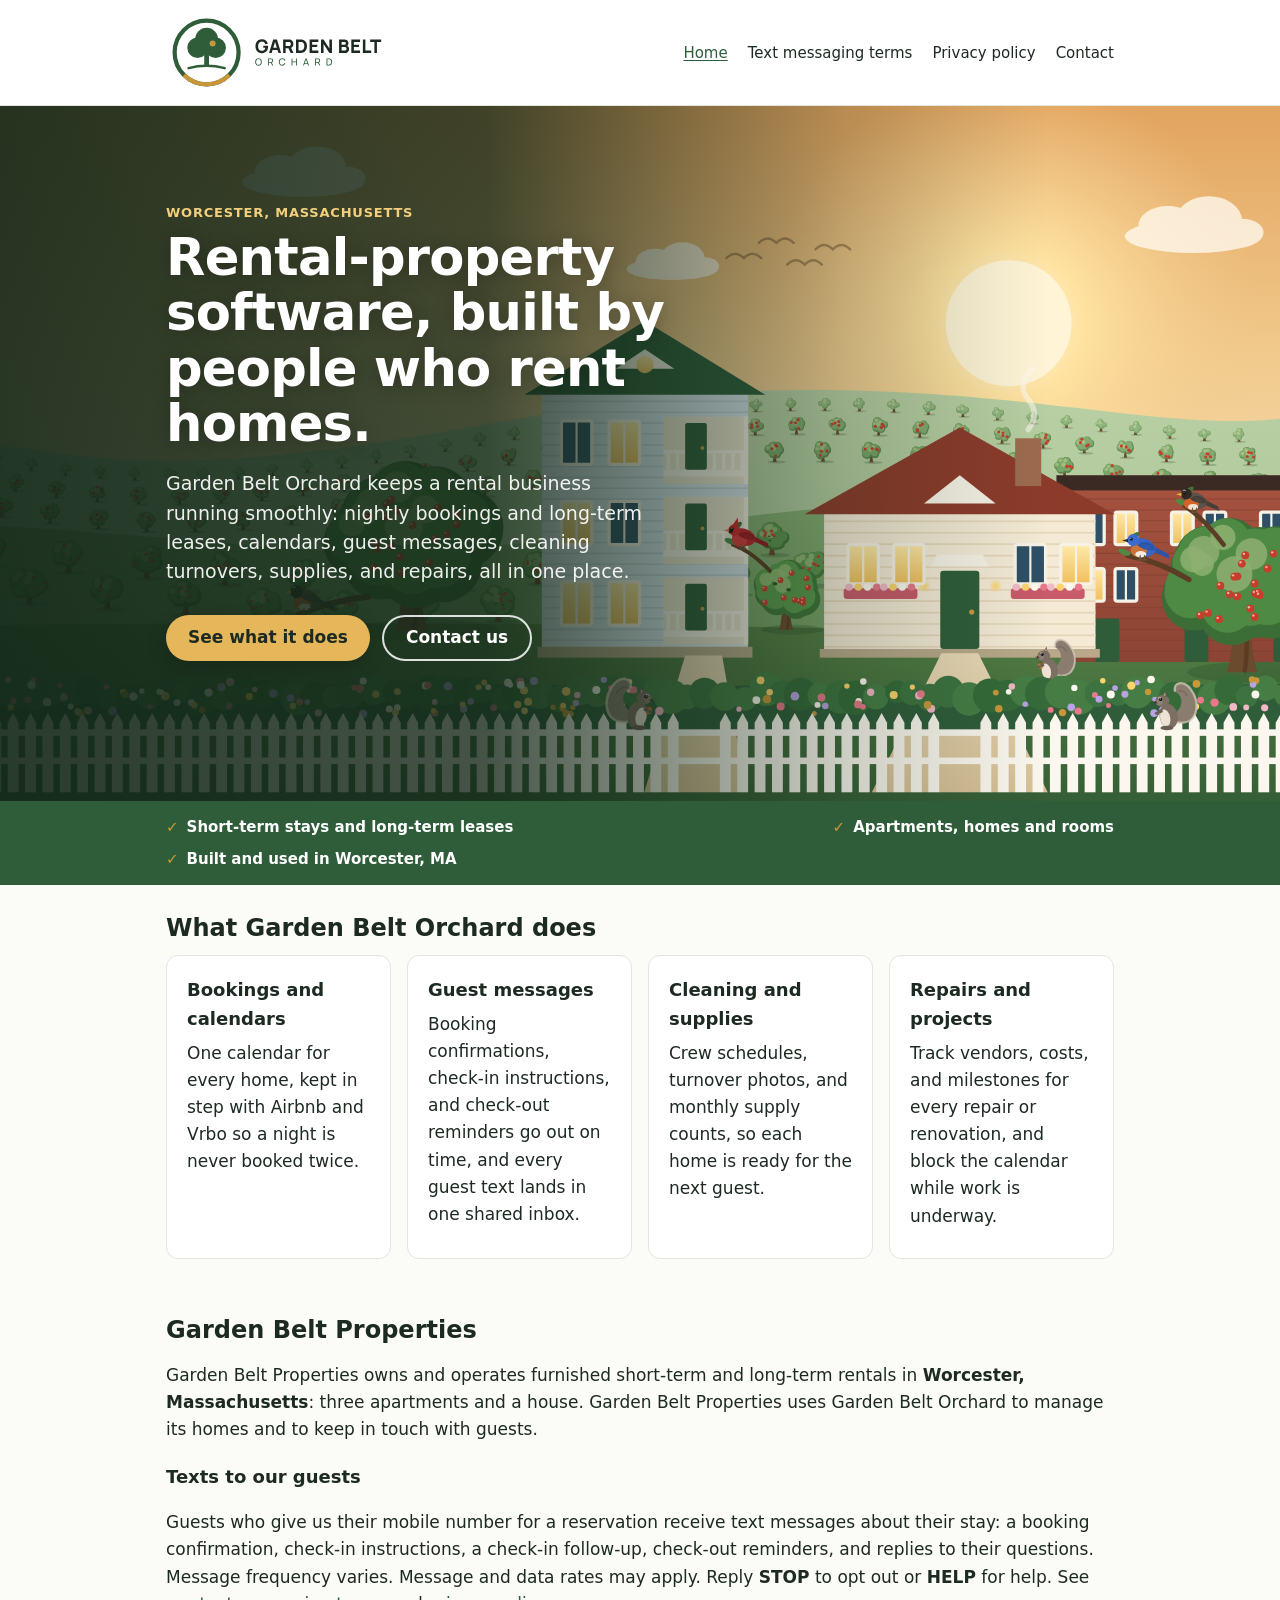
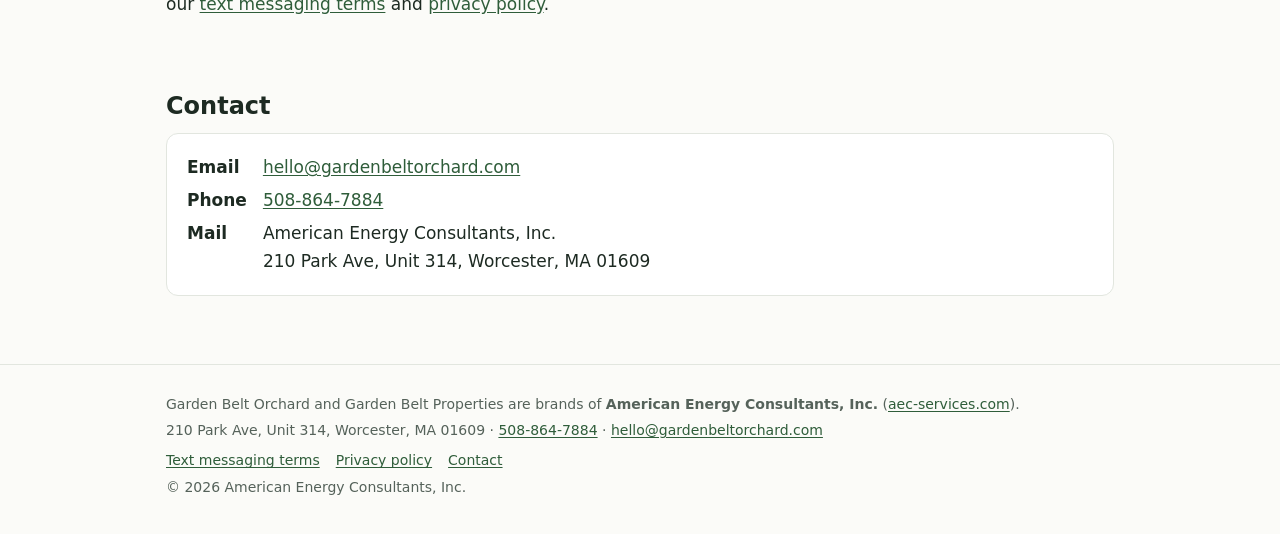
<file: index.html>
<!doctype html>
<html lang="en">
<head>
<meta charset="utf-8">
<meta name="viewport" content="width=device-width, initial-scale=1">
<title>Garden Belt Orchard</title>
<meta name="description" content="Garden Belt Orchard is rental-property software from American Energy Consultants, Inc., used by Garden Belt Properties to run its furnished rentals in Worcester, Massachusetts.">
<meta property="og:title" content="Garden Belt Orchard">
<meta property="og:description" content="Garden Belt Orchard is rental-property software from American Energy Consultants, Inc., used by Garden Belt Properties to run its furnished rentals in Worcester, Massachusetts.">
<meta property="og:image" content="https://www.gardenbeltorchard.com/assets/og-image.png">
<meta property="og:type" content="website">
<link rel="icon" href="/favicon.ico" sizes="any">
<link rel="icon" href="/assets/favicon.svg" type="image/svg+xml">
<link rel="apple-touch-icon" href="/assets/apple-touch-icon.png">
<link rel="stylesheet" href="/assets/site.css">
</head>
<body>
<a class="skip" href="#main">Skip to content</a>
<header class="site">
  <div class="wrap">
    <a class="brand" href="/" aria-label="Garden Belt Orchard home">
      <img class="logo-light" src="/assets/logo-horizontal.svg" alt="Garden Belt Orchard" width="401" height="148">
      <img class="logo-dark" src="/assets/logo-horizontal-reversed.svg" alt="Garden Belt Orchard" width="401" height="148">
    </a>
    <nav class="site" aria-label="Main"><a href="index.html" aria-current="page">Home</a><a href="sms-terms.html">Text messaging terms</a><a href="privacy.html">Privacy policy</a><a href="index.html#contact">Contact</a></nav>
  </div>
</header>
<section class="banner" aria-labelledby="banner-h">
  <img class="banner-art" src="/assets/hero-banner.svg" width="1800" height="640" fetchpriority="high" alt="A Worcester neighborhood at golden hour: a triple-decker, a family home and a brick townhouse row behind a white picket fence and a belt of flowering gardens, with apple orchards rolling over the hills.">
  <div class="banner-scrim" aria-hidden="true"></div>
  <div class="wrap banner-content">
    <span class="eyebrow">Worcester, Massachusetts</span>
    <h1 id="banner-h">Rental-property software, built by people who rent homes.</h1>
    <p class="lead">Garden Belt Orchard keeps a rental business running smoothly: nightly bookings and long-term leases, calendars, guest messages, cleaning turnovers, supplies, and repairs, all in one place.</p>
    <div class="banner-actions">
      <a class="btn btn-gold" href="#what">See what it does</a>
      <a class="btn btn-light" href="#contact">Contact us</a>
    </div>
  </div>
</section>
<div class="trust">
  <ul class="wrap">
    <li>Short-term stays and long-term leases</li>
    <li>Apartments, homes and rooms</li>
    <li>Built and used in Worcester, MA</li>
  </ul>
</div>
<main id="main" class="wrap">
<section aria-labelledby="what">
  <h2 id="what">What Garden Belt Orchard does</h2>
  <div class="grid">
    <div class="card"><h3>Bookings and calendars</h3><p>One calendar for every home, kept in step with Airbnb and Vrbo so a night is never booked twice.</p></div>
    <div class="card"><h3>Guest messages</h3><p>Booking confirmations, check-in instructions, and check-out reminders go out on time, and every guest text lands in one shared inbox.</p></div>
    <div class="card"><h3>Cleaning and supplies</h3><p>Crew schedules, turnover photos, and monthly supply counts, so each home is ready for the next guest.</p></div>
    <div class="card"><h3>Repairs and projects</h3><p>Track vendors, costs, and milestones for every repair or renovation, and block the calendar while work is underway.</p></div>
  </div>
</section>

<section aria-labelledby="properties">
  <h2 id="properties">Garden Belt Properties</h2>
  <p>Garden Belt Properties owns and operates furnished short-term and long-term rentals in <strong>Worcester, Massachusetts</strong>: three apartments and a house. Garden Belt Properties uses Garden Belt Orchard to manage its homes and to keep in touch with guests.</p>
  <h3>Texts to our guests</h3>
  <p>Guests who give us their mobile number for a reservation receive text messages about their stay: a booking confirmation, check-in instructions, a check-in follow-up, check-out reminders, and replies to their questions. Message frequency varies. Message and data rates may apply. Reply <strong>STOP</strong> to opt out or <strong>HELP</strong> for help. See our <a href="/sms-terms.html">text messaging terms</a> and <a href="/privacy.html">privacy policy</a>.</p>
</section>

<section id="contact" class="contact" aria-labelledby="contact-h">
  <h2 id="contact-h">Contact</h2>
  <div class="card">
    <dl>
      <dt>Email</dt><dd><a href="mailto:hello@gardenbeltorchard.com">hello@gardenbeltorchard.com</a></dd>
      <dt>Phone</dt><dd><a href="tel:+15088647884">508-864-7884</a></dd>
      <dt>Mail</dt><dd>American Energy Consultants, Inc.<br>210 Park Ave, Unit 314, Worcester, MA 01609</dd>
    </dl>
  </div>
</section>

</main>
<footer class="site">
  <div class="wrap">
    <p>Garden Belt Orchard and Garden Belt Properties are brands of <strong>American Energy Consultants, Inc.</strong> (<a href="https://www.aec-services.com/our-brands/">aec-services.com</a>).</p>
    <p>210 Park Ave, Unit 314, Worcester, MA 01609 · <a href="tel:+15088647884">508-864-7884</a> · <a href="mailto:hello@gardenbeltorchard.com">hello@gardenbeltorchard.com</a></p>
    <nav aria-label="Footer"><a href="/sms-terms.html">Text messaging terms</a><a href="/privacy.html">Privacy policy</a><a href="/#contact">Contact</a></nav>
    <p>© 2026 American Energy Consultants, Inc.</p>
  </div>
</footer>
</body>
</html>
</file>
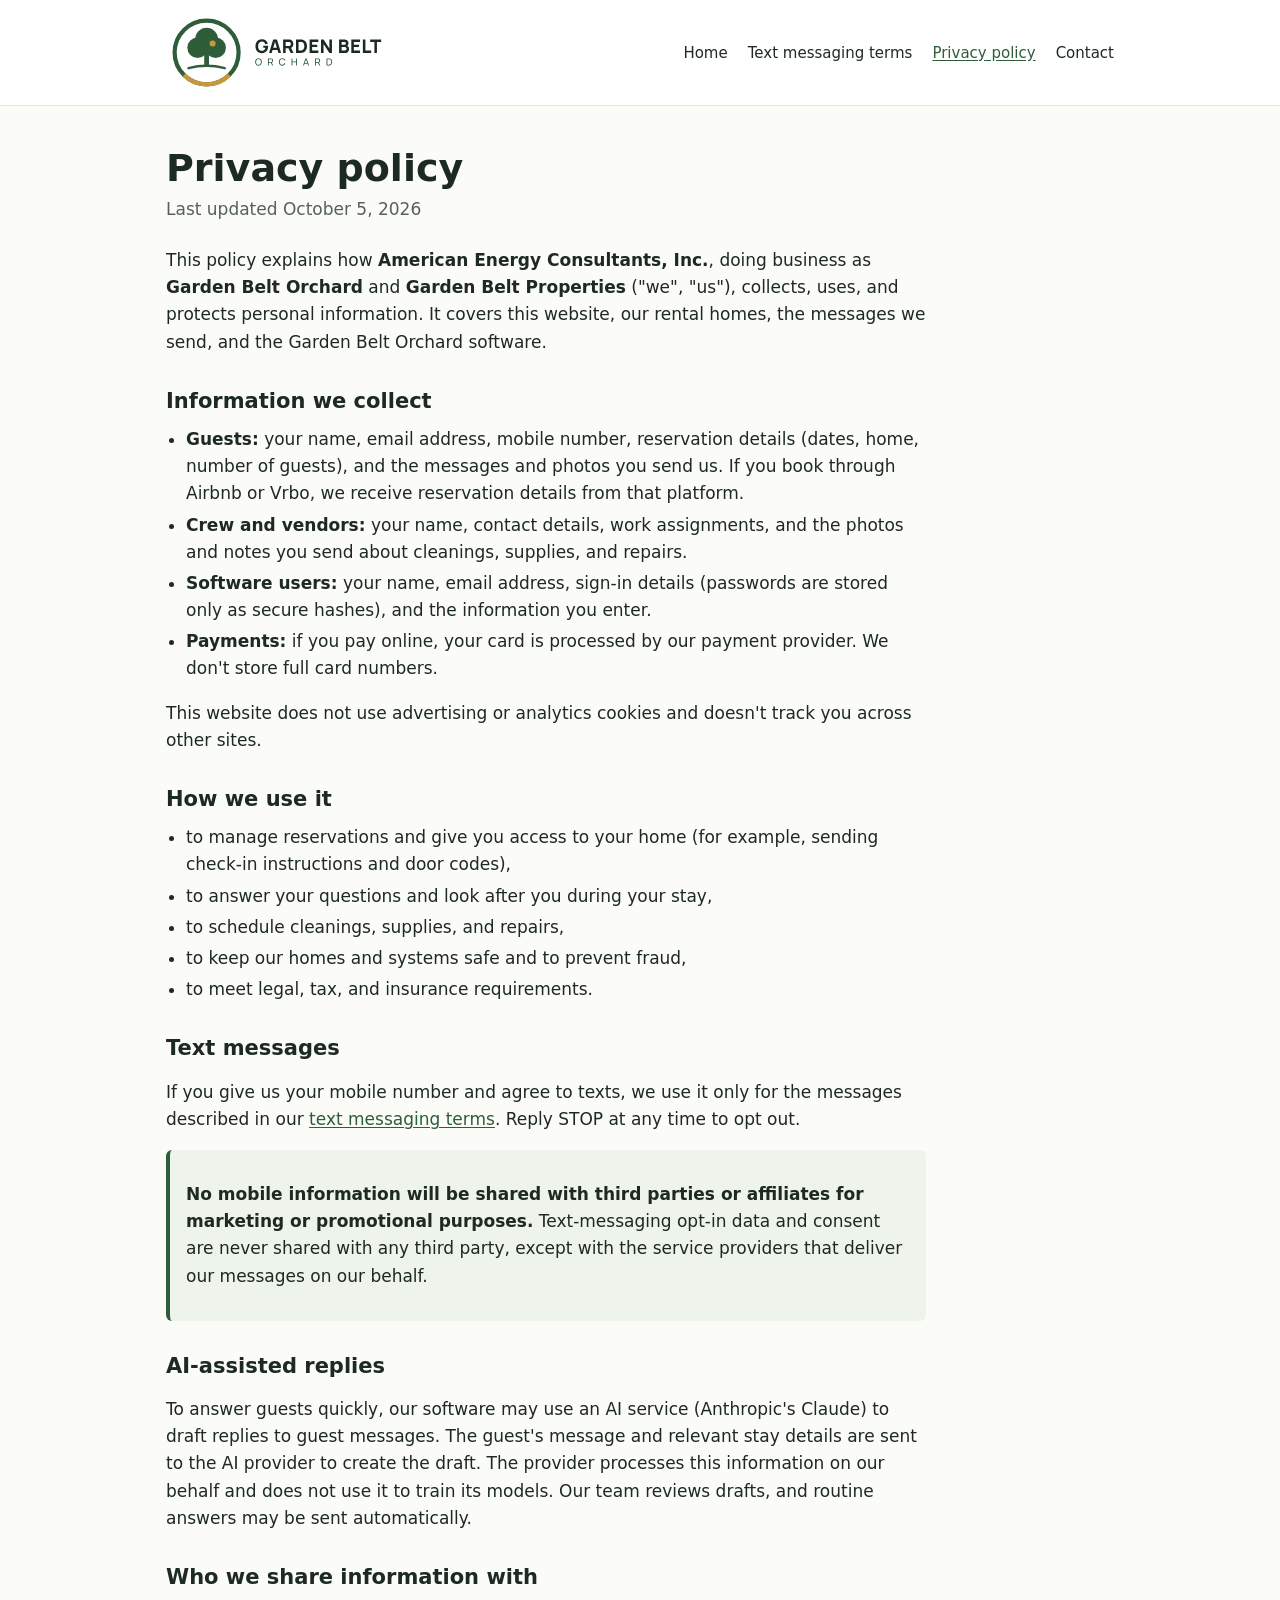
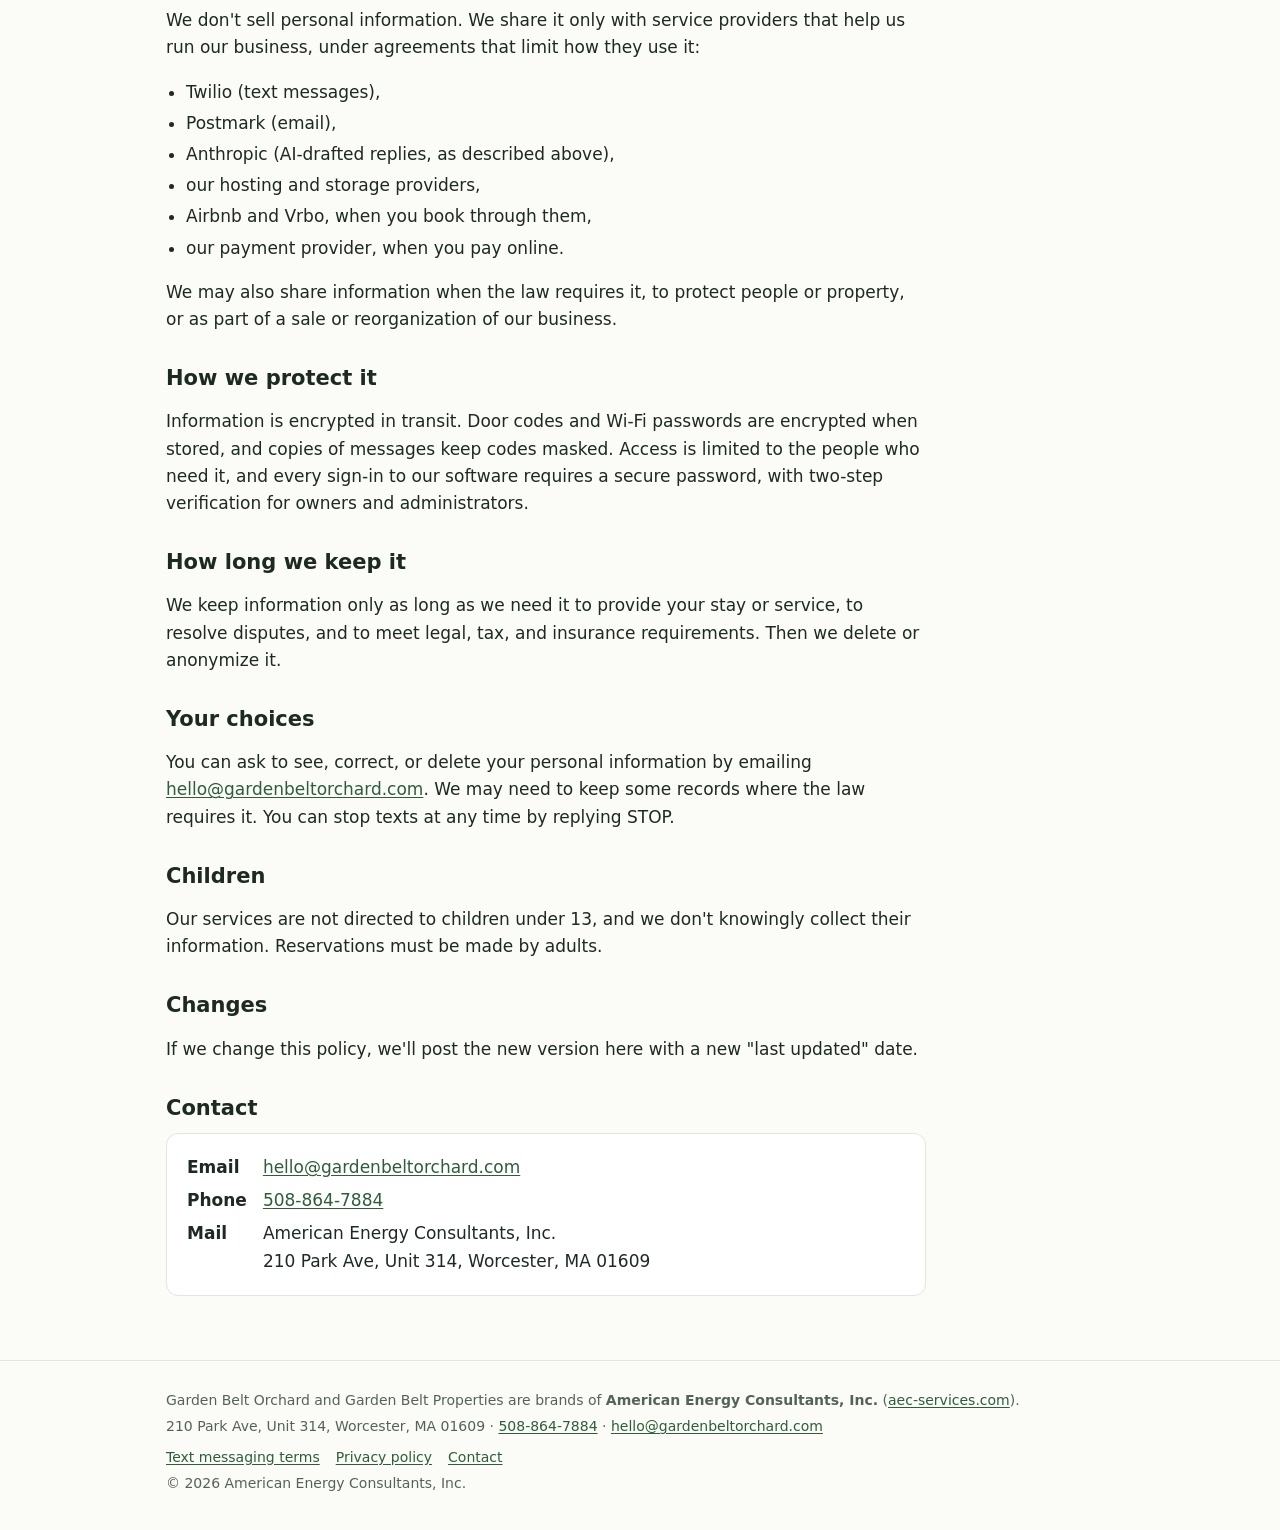
<file: privacy.html>
<!doctype html>
<html lang="en">
<head>
<meta charset="utf-8">
<meta name="viewport" content="width=device-width, initial-scale=1">
<title>Privacy policy · Garden Belt Orchard</title>
<meta name="description" content="How American Energy Consultants, Inc. (Garden Belt Orchard and Garden Belt Properties) collects, uses, shares, and protects personal information.">
<meta property="og:title" content="Privacy policy · Garden Belt Orchard">
<meta property="og:description" content="How American Energy Consultants, Inc. (Garden Belt Orchard and Garden Belt Properties) collects, uses, shares, and protects personal information.">
<meta property="og:image" content="https://www.gardenbeltorchard.com/assets/og-image.png">
<meta property="og:type" content="website">
<link rel="icon" href="/favicon.ico" sizes="any">
<link rel="icon" href="/assets/favicon.svg" type="image/svg+xml">
<link rel="apple-touch-icon" href="/assets/apple-touch-icon.png">
<link rel="stylesheet" href="/assets/site.css">
</head>
<body>
<a class="skip" href="#main">Skip to content</a>
<header class="site">
  <div class="wrap">
    <a class="brand" href="/" aria-label="Garden Belt Orchard home">
      <img class="logo-light" src="/assets/logo-horizontal.svg" alt="Garden Belt Orchard" width="401" height="148">
      <img class="logo-dark" src="/assets/logo-horizontal-reversed.svg" alt="Garden Belt Orchard" width="401" height="148">
    </a>
    <nav class="site" aria-label="Main"><a href="index.html">Home</a><a href="sms-terms.html">Text messaging terms</a><a href="privacy.html" aria-current="page">Privacy policy</a><a href="index.html#contact">Contact</a></nav>
  </div>
</header>
<main id="main" class="wrap">
<article class="doc">
  <h1>Privacy policy</h1>
  <p class="updated">Last updated October 5, 2026</p>

  <p>This policy explains how <strong>American Energy Consultants, Inc.</strong>, doing business as <strong>Garden Belt Orchard</strong> and <strong>Garden Belt Properties</strong> ("we", "us"), collects, uses, and protects personal information. It covers this website, our rental homes, the messages we send, and the Garden Belt Orchard software.</p>

  <h2>Information we collect</h2>
  <ul class="plain">
    <li><strong>Guests:</strong> your name, email address, mobile number, reservation details (dates, home, number of guests), and the messages and photos you send us. If you book through Airbnb or Vrbo, we receive reservation details from that platform.</li>
    <li><strong>Crew and vendors:</strong> your name, contact details, work assignments, and the photos and notes you send about cleanings, supplies, and repairs.</li>
    <li><strong>Software users:</strong> your name, email address, sign-in details (passwords are stored only as secure hashes), and the information you enter.</li>
    <li><strong>Payments:</strong> if you pay online, your card is processed by our payment provider. We don't store full card numbers.</li>
  </ul>
  <p>This website does not use advertising or analytics cookies and doesn't track you across other sites.</p>

  <h2>How we use it</h2>
  <ul class="plain">
    <li>to manage reservations and give you access to your home (for example, sending check-in instructions and door codes),</li>
    <li>to answer your questions and look after you during your stay,</li>
    <li>to schedule cleanings, supplies, and repairs,</li>
    <li>to keep our homes and systems safe and to prevent fraud,</li>
    <li>to meet legal, tax, and insurance requirements.</li>
  </ul>

  <h2>Text messages</h2>
  <p>If you give us your mobile number and agree to texts, we use it only for the messages described in our <a href="/sms-terms.html">text messaging terms</a>. Reply STOP at any time to opt out.</p>
  <div class="callout"><p><strong>No mobile information will be shared with third parties or affiliates for marketing or promotional purposes.</strong> Text-messaging opt-in data and consent are never shared with any third party, except with the service providers that deliver our messages on our behalf.</p></div>

  <h2>AI-assisted replies</h2>
  <p>To answer guests quickly, our software may use an AI service (Anthropic's Claude) to draft replies to guest messages. The guest's message and relevant stay details are sent to the AI provider to create the draft. The provider processes this information on our behalf and does not use it to train its models. Our team reviews drafts, and routine answers may be sent automatically.</p>

  <h2>Who we share information with</h2>
  <p>We don't sell personal information. We share it only with service providers that help us run our business, under agreements that limit how they use it:</p>
  <ul class="plain">
    <li>Twilio (text messages),</li>
    <li>Postmark (email),</li>
    <li>Anthropic (AI-drafted replies, as described above),</li>
    <li>our hosting and storage providers,</li>
    <li>Airbnb and Vrbo, when you book through them,</li>
    <li>our payment provider, when you pay online.</li>
  </ul>
  <p>We may also share information when the law requires it, to protect people or property, or as part of a sale or reorganization of our business.</p>

  <h2>How we protect it</h2>
  <p>Information is encrypted in transit. Door codes and Wi-Fi passwords are encrypted when stored, and copies of messages keep codes masked. Access is limited to the people who need it, and every sign-in to our software requires a secure password, with two-step verification for owners and administrators.</p>

  <h2>How long we keep it</h2>
  <p>We keep information only as long as we need it to provide your stay or service, to resolve disputes, and to meet legal, tax, and insurance requirements. Then we delete or anonymize it.</p>

  <h2>Your choices</h2>
  <p>You can ask to see, correct, or delete your personal information by emailing <a href="mailto:hello@gardenbeltorchard.com">hello@gardenbeltorchard.com</a>. We may need to keep some records where the law requires it. You can stop texts at any time by replying STOP.</p>

  <h2>Children</h2>
  <p>Our services are not directed to children under 13, and we don't knowingly collect their information. Reservations must be made by adults.</p>

  <h2>Changes</h2>
  <p>If we change this policy, we'll post the new version here with a new "last updated" date.</p>

  <h2>Contact</h2>
  <div class="contact card">
    <dl>
      <dt>Email</dt><dd><a href="mailto:hello@gardenbeltorchard.com">hello@gardenbeltorchard.com</a></dd>
      <dt>Phone</dt><dd><a href="tel:+15088647884">508-864-7884</a></dd>
      <dt>Mail</dt><dd>American Energy Consultants, Inc.<br>210 Park Ave, Unit 314, Worcester, MA 01609</dd>
    </dl>
  </div>
</article>

</main>
<footer class="site">
  <div class="wrap">
    <p>Garden Belt Orchard and Garden Belt Properties are brands of <strong>American Energy Consultants, Inc.</strong> (<a href="https://www.aec-services.com/our-brands/">aec-services.com</a>).</p>
    <p>210 Park Ave, Unit 314, Worcester, MA 01609 · <a href="tel:+15088647884">508-864-7884</a> · <a href="mailto:hello@gardenbeltorchard.com">hello@gardenbeltorchard.com</a></p>
    <nav aria-label="Footer"><a href="/sms-terms.html">Text messaging terms</a><a href="/privacy.html">Privacy policy</a><a href="/#contact">Contact</a></nav>
    <p>© 2026 American Energy Consultants, Inc.</p>
  </div>
</footer>
</body>
</html>
</file>
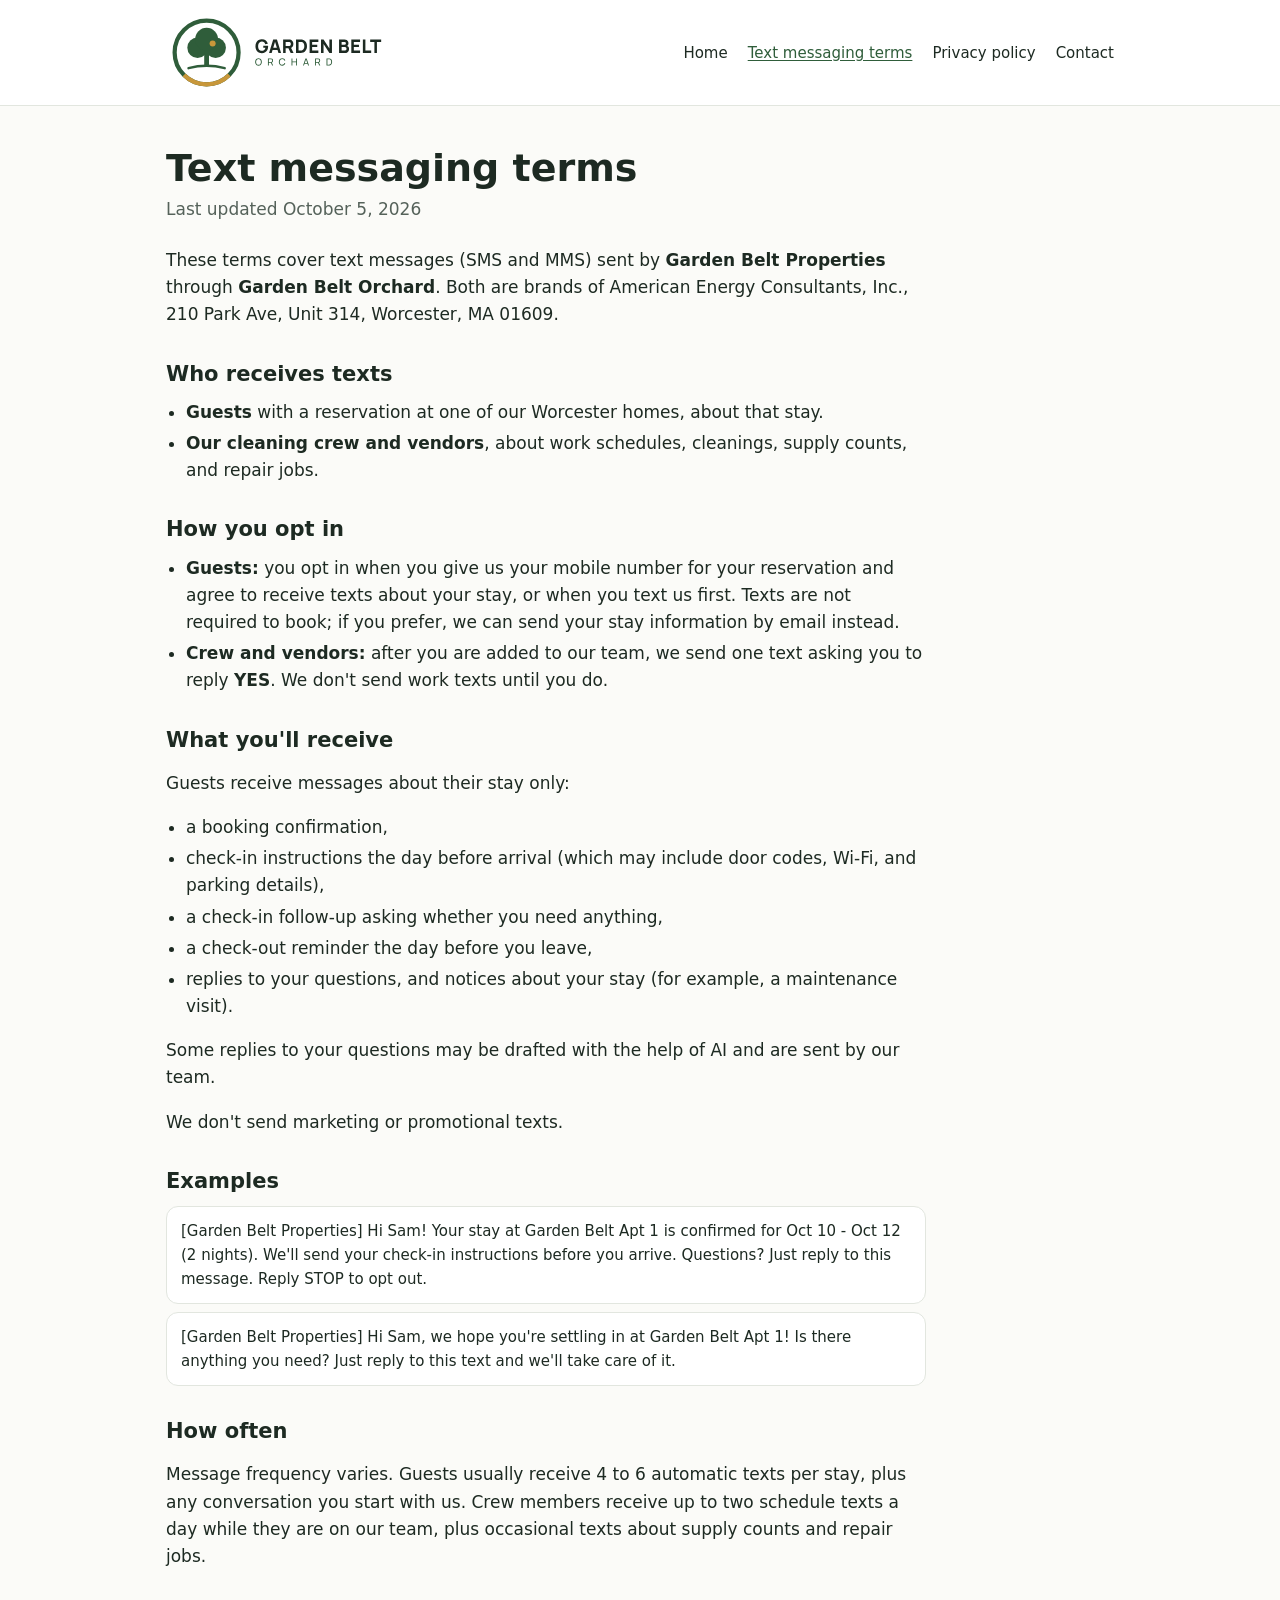
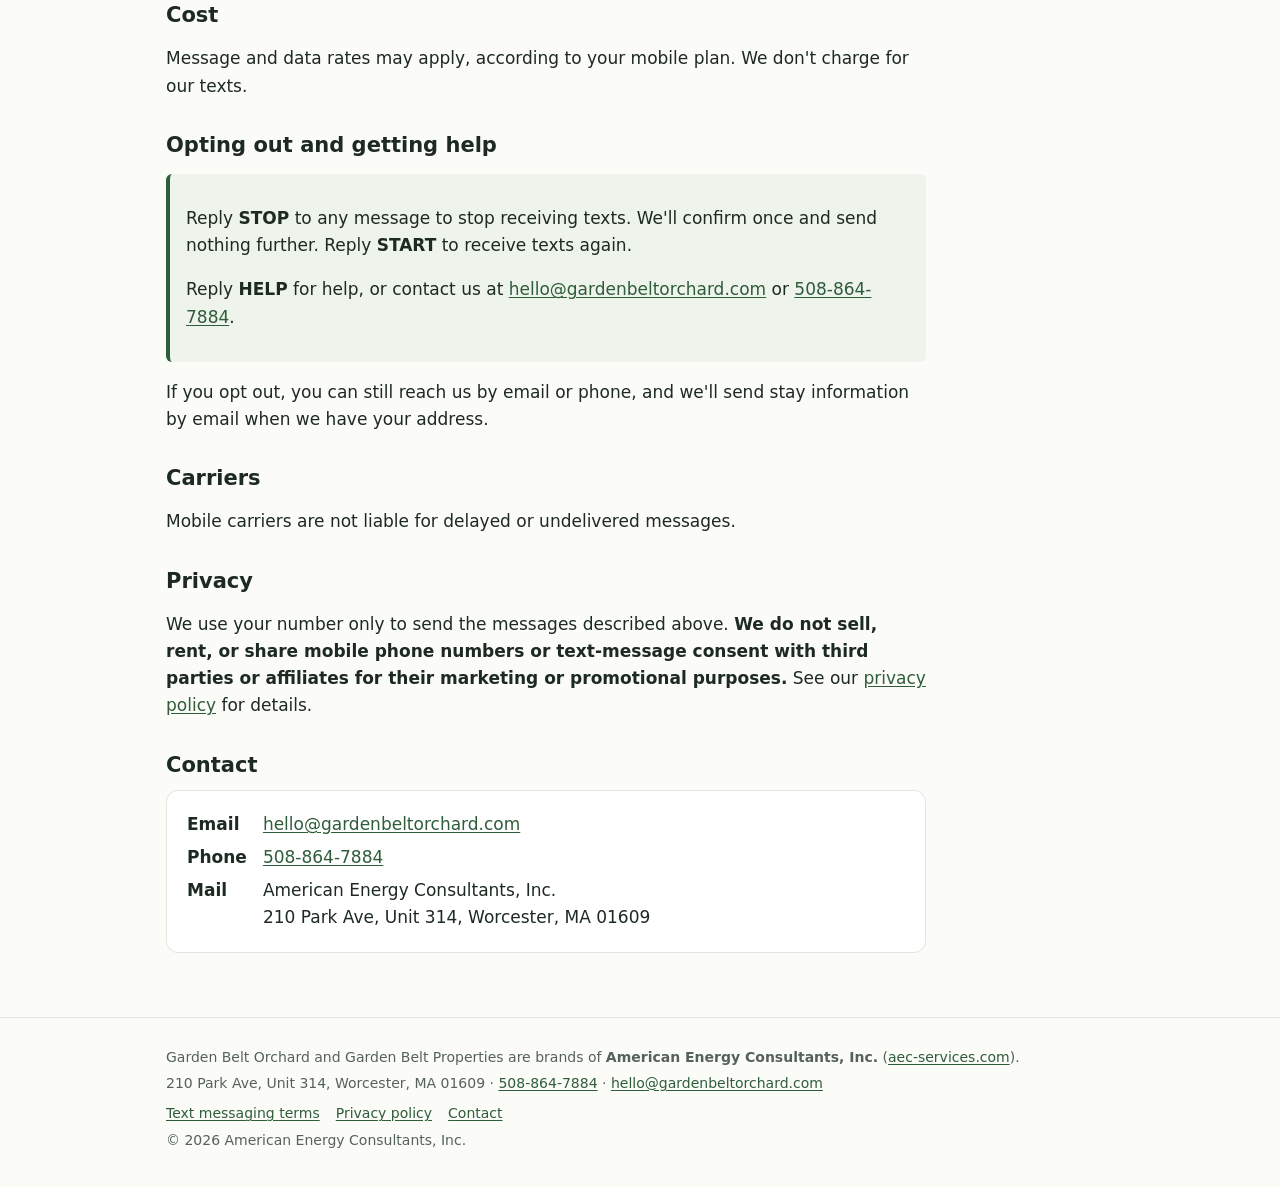
<file: sms-terms.html>
<!doctype html>
<html lang="en">
<head>
<meta charset="utf-8">
<meta name="viewport" content="width=device-width, initial-scale=1">
<title>Text messaging terms · Garden Belt Orchard</title>
<meta name="description" content="How Garden Belt Properties texts guests, crew, and vendors through Garden Belt Orchard: what you'll receive, how often, and how to opt out.">
<meta property="og:title" content="Text messaging terms · Garden Belt Orchard">
<meta property="og:description" content="How Garden Belt Properties texts guests, crew, and vendors through Garden Belt Orchard: what you'll receive, how often, and how to opt out.">
<meta property="og:image" content="https://www.gardenbeltorchard.com/assets/og-image.png">
<meta property="og:type" content="website">
<link rel="icon" href="/favicon.ico" sizes="any">
<link rel="icon" href="/assets/favicon.svg" type="image/svg+xml">
<link rel="apple-touch-icon" href="/assets/apple-touch-icon.png">
<link rel="stylesheet" href="/assets/site.css">
</head>
<body>
<a class="skip" href="#main">Skip to content</a>
<header class="site">
  <div class="wrap">
    <a class="brand" href="/" aria-label="Garden Belt Orchard home">
      <img class="logo-light" src="/assets/logo-horizontal.svg" alt="Garden Belt Orchard" width="401" height="148">
      <img class="logo-dark" src="/assets/logo-horizontal-reversed.svg" alt="Garden Belt Orchard" width="401" height="148">
    </a>
    <nav class="site" aria-label="Main"><a href="index.html">Home</a><a href="sms-terms.html" aria-current="page">Text messaging terms</a><a href="privacy.html">Privacy policy</a><a href="index.html#contact">Contact</a></nav>
  </div>
</header>
<main id="main" class="wrap">
<article class="doc">
  <h1>Text messaging terms</h1>
  <p class="updated">Last updated October 5, 2026</p>

  <p>These terms cover text messages (SMS and MMS) sent by <strong>Garden Belt Properties</strong> through <strong>Garden Belt Orchard</strong>. Both are brands of American Energy Consultants, Inc., 210 Park Ave, Unit 314, Worcester, MA 01609.</p>

  <h2>Who receives texts</h2>
  <ul class="plain">
    <li><strong>Guests</strong> with a reservation at one of our Worcester homes, about that stay.</li>
    <li><strong>Our cleaning crew and vendors</strong>, about work schedules, cleanings, supply counts, and repair jobs.</li>
  </ul>

  <h2>How you opt in</h2>
  <ul class="plain">
    <li><strong>Guests:</strong> you opt in when you give us your mobile number for your reservation and agree to receive texts about your stay, or when you text us first. Texts are not required to book; if you prefer, we can send your stay information by email instead.</li>
    <li><strong>Crew and vendors:</strong> after you are added to our team, we send one text asking you to reply <strong>YES</strong>. We don't send work texts until you do.</li>
  </ul>

  <h2>What you'll receive</h2>
  <p>Guests receive messages about their stay only:</p>
  <ul class="plain">
    <li>a booking confirmation,</li>
    <li>check-in instructions the day before arrival (which may include door codes, Wi-Fi, and parking details),</li>
    <li>a check-in follow-up asking whether you need anything,</li>
    <li>a check-out reminder the day before you leave,</li>
    <li>replies to your questions, and notices about your stay (for example, a maintenance visit).</li>
  </ul>
  <p>Some replies to your questions may be drafted with the help of AI and are sent by our team.</p>
  <p>We don't send marketing or promotional texts.</p>

  <h2>Examples</h2>
  <div class="sample">[Garden Belt Properties] Hi Sam! Your stay at Garden Belt Apt 1 is confirmed for Oct 10 - Oct 12 (2 nights). We'll send your check-in instructions before you arrive. Questions? Just reply to this message. Reply STOP to opt out.</div>
  <div class="sample">[Garden Belt Properties] Hi Sam, we hope you're settling in at Garden Belt Apt 1! Is there anything you need? Just reply to this text and we'll take care of it.</div>

  <h2>How often</h2>
  <p>Message frequency varies. Guests usually receive 4 to 6 automatic texts per stay, plus any conversation you start with us. Crew members receive up to two schedule texts a day while they are on our team, plus occasional texts about supply counts and repair jobs.</p>

  <h2>Cost</h2>
  <p>Message and data rates may apply, according to your mobile plan. We don't charge for our texts.</p>

  <h2>Opting out and getting help</h2>
  <div class="callout">
    <p>Reply <strong>STOP</strong> to any message to stop receiving texts. We'll confirm once and send nothing further. Reply <strong>START</strong> to receive texts again.</p>
    <p>Reply <strong>HELP</strong> for help, or contact us at <a href="mailto:hello@gardenbeltorchard.com">hello@gardenbeltorchard.com</a> or <a href="tel:+15088647884">508-864-7884</a>.</p>
  </div>
  <p>If you opt out, you can still reach us by email or phone, and we'll send stay information by email when we have your address.</p>

  <h2>Carriers</h2>
  <p>Mobile carriers are not liable for delayed or undelivered messages.</p>

  <h2>Privacy</h2>
  <p>We use your number only to send the messages described above. <strong>We do not sell, rent, or share mobile phone numbers or text-message consent with third parties or affiliates for their marketing or promotional purposes.</strong> See our <a href="/privacy.html">privacy policy</a> for details.</p>

  <h2>Contact</h2>
  <div class="contact card">
    <dl>
      <dt>Email</dt><dd><a href="mailto:hello@gardenbeltorchard.com">hello@gardenbeltorchard.com</a></dd>
      <dt>Phone</dt><dd><a href="tel:+15088647884">508-864-7884</a></dd>
      <dt>Mail</dt><dd>American Energy Consultants, Inc.<br>210 Park Ave, Unit 314, Worcester, MA 01609</dd>
    </dl>
  </div>
</article>

</main>
<footer class="site">
  <div class="wrap">
    <p>Garden Belt Orchard and Garden Belt Properties are brands of <strong>American Energy Consultants, Inc.</strong> (<a href="https://www.aec-services.com/our-brands/">aec-services.com</a>).</p>
    <p>210 Park Ave, Unit 314, Worcester, MA 01609 · <a href="tel:+15088647884">508-864-7884</a> · <a href="mailto:hello@gardenbeltorchard.com">hello@gardenbeltorchard.com</a></p>
    <nav aria-label="Footer"><a href="/sms-terms.html">Text messaging terms</a><a href="/privacy.html">Privacy policy</a><a href="/#contact">Contact</a></nav>
    <p>© 2026 American Energy Consultants, Inc.</p>
  </div>
</footer>
</body>
</html>
</file>
<file: assets/site.css>
:root {
  --brand: #2f5d3a;
  --brand-ink: #ffffff;
  --gold: #c8973a;
  --bg: #fbfbf8;
  --surface: #ffffff;
  --ink: #1d2a22;
  --muted: #55625a;
  --line: #e2e6df;
  --soft: #eef3ec;
  color-scheme: light;
}
@media (prefers-color-scheme: dark) {
  :root:not([data-theme="light"]) {
    --brand: #7fb08a;
    --brand-ink: #10180f;
    --gold: #d9ac57;
    --bg: #121814;
    --surface: #18201a;
    --ink: #e8eee9;
    --muted: #a5b1a8;
    --line: #2a352d;
    --soft: #1d2a21;
    color-scheme: dark;
  }
  :root:not([data-theme="light"]) .logo-light { display: none; }
  :root:not([data-theme="light"]) .logo-dark { display: block; }
}
:root[data-theme="dark"] {
  --brand: #7fb08a; --brand-ink: #10180f; --gold: #d9ac57; --bg: #121814; --surface: #18201a;
  --ink: #e8eee9; --muted: #a5b1a8; --line: #2a352d; --soft: #1d2a21; color-scheme: dark;
}

* { box-sizing: border-box; }
html { -webkit-text-size-adjust: 100%; }
body {
  margin: 0;
  background: var(--bg);
  color: var(--ink);
  font: 17px/1.6 system-ui, -apple-system, "Segoe UI", Roboto, "Helvetica Neue", Arial, sans-serif;
}
a { color: var(--brand); text-underline-offset: 2px; }
a:hover { text-decoration-thickness: 2px; }
:focus-visible { outline: 3px solid var(--gold); outline-offset: 2px; border-radius: 4px; }
img { max-width: 100%; height: auto; }

.wrap { max-width: 980px; margin: 0 auto; padding: 0 16px; }
.skip { position: absolute; left: -999px; }
.skip:focus { left: 16px; top: 8px; background: var(--surface); padding: 8px 12px; z-index: 10; }

header.site { border-bottom: 1px solid var(--line); background: var(--surface); }
header.site .wrap { display: flex; flex-wrap: wrap; align-items: center; justify-content: space-between; gap: 8px 24px; padding-top: 12px; padding-bottom: 12px; }
.brand { display: block; line-height: 0; }
.brand img { width: 220px; }
.logo-dark { display: none; }
nav.site { display: flex; flex-wrap: wrap; gap: 4px 20px; font-size: 15px; }
nav.site a { color: var(--ink); text-decoration: none; padding: 6px 0; }
nav.site a[aria-current="page"], nav.site a:hover { color: var(--brand); text-decoration: underline; }

.hero { padding: 56px 0 40px; }
.hero h1 { font-size: clamp(30px, 5vw, 44px); line-height: 1.15; margin: 0 0 16px; letter-spacing: -0.01em; }
.hero p.lead { font-size: 19px; color: var(--muted); max-width: 640px; margin: 0; }

section { padding: 28px 0; }
h2 { font-size: 24px; line-height: 1.25; margin: 0 0 12px; }
h3 { font-size: 18px; margin: 20px 0 6px; }
.grid { display: grid; grid-template-columns: repeat(auto-fit, minmax(210px, 1fr)); gap: 16px; }
.card { background: var(--surface); border: 1px solid var(--line); border-radius: 12px; padding: 20px; }
.card h3 { margin-top: 0; }
.card p { margin: 0 0 8px; }
.eyebrow { display: inline-block; font-size: 13px; font-weight: 600; letter-spacing: 0.06em; text-transform: uppercase; color: var(--gold); margin-bottom: 6px; }
ul.plain { padding-left: 20px; margin: 8px 0; }
ul.plain li { margin: 4px 0; }

.contact dl { display: grid; grid-template-columns: max-content 1fr; gap: 6px 16px; margin: 0; }
.contact dt { font-weight: 600; }
.contact dd { margin: 0; overflow-wrap: anywhere; }

.doc { padding: 40px 0 24px; max-width: 760px; }
.doc h1 { font-size: clamp(28px, 4.5vw, 38px); line-height: 1.2; margin: 0 0 4px; }
.doc .updated { color: var(--muted); margin: 0 0 24px; }
.doc h2 { margin-top: 32px; font-size: 21px; }
.doc p, .doc li { overflow-wrap: anywhere; }
.callout { background: var(--soft); border-left: 4px solid var(--brand); padding: 14px 16px; border-radius: 6px; margin: 16px 0; }
.sample { background: var(--surface); border: 1px solid var(--line); border-radius: 12px; padding: 12px 14px; font-size: 15px; margin: 8px 0; }

footer.site { border-top: 1px solid var(--line); margin-top: 40px; padding: 24px 0 32px; color: var(--muted); font-size: 14px; }
footer.site p { margin: 4px 0; }
footer.site nav { display: flex; flex-wrap: wrap; gap: 4px 16px; margin-top: 8px; }

/* Home page banner: the scene fills the width; the headline sits on a green shade over the open sky. */
.banner { position: relative; display: flex; align-items: center; min-height: clamp(480px, 64vh, 620px); overflow: hidden; background: #2f5d3a; color: #ffffff; }
.banner-art { position: absolute; inset: 0; width: 100%; height: 100%; object-fit: cover; object-position: 100% 100%; }
.banner-scrim { position: absolute; inset: 0; background: linear-gradient(90deg, rgba(18, 38, 24, 0.9) 0%, rgba(18, 38, 24, 0.78) 38%, rgba(18, 38, 24, 0.2) 66%, rgba(18, 38, 24, 0) 82%); }
.banner-content { position: relative; width: 100%; padding-top: 64px; padding-bottom: 112px; }
.banner .eyebrow { color: #f3cf7e; }
.banner h1 { font-size: clamp(32px, 4vw, 54px); line-height: 1.08; letter-spacing: -0.015em; margin: 0 0 18px; max-width: 16ch; color: #ffffff; text-shadow: 0 2px 18px rgba(0, 0, 0, 0.25); }
.banner .lead { font-size: clamp(17px, 1.5vw, 19px); line-height: 1.55; max-width: 30rem; margin: 0; color: rgba(255, 255, 255, 0.92); }
.banner-actions { display: flex; flex-wrap: wrap; gap: 12px; margin-top: 28px; }
.btn { display: inline-flex; align-items: center; min-height: 46px; padding: 0 22px; border-radius: 999px; font-weight: 600; text-decoration: none; }
.btn-gold { background: #e5b65a; color: #1d2a22; box-shadow: 0 6px 20px rgba(0, 0, 0, 0.18); }
.btn-gold:hover { background: #f0c46a; }
.btn-light { border: 2px solid rgba(255, 255, 255, 0.85); color: #ffffff; }
.btn-light:hover { background: rgba(255, 255, 255, 0.12); }
.banner :focus-visible { outline-color: #f3cf7e; }
.trust { background: var(--brand); color: var(--brand-ink); }
.trust ul { list-style: none; display: flex; flex-wrap: wrap; justify-content: space-between; gap: 8px 24px; padding-top: 14px; padding-bottom: 14px; margin: 0 auto; font-size: 15px; font-weight: 600; }
.trust li::before { content: "\2713"; color: var(--gold); margin-right: 8px; }
@media (max-width: 720px) {
  .banner { align-items: flex-start; min-height: 600px; }
  .banner-art { object-position: 82% 100%; }
  .banner-scrim { background: linear-gradient(180deg, rgba(18, 38, 24, 0.9) 0%, rgba(18, 38, 24, 0.72) 48%, rgba(18, 38, 24, 0.1) 78%, rgba(18, 38, 24, 0) 100%); }
  .banner-content { padding-top: 40px; padding-bottom: 200px; }
  .trust ul { flex-direction: column; }
}
</file>
